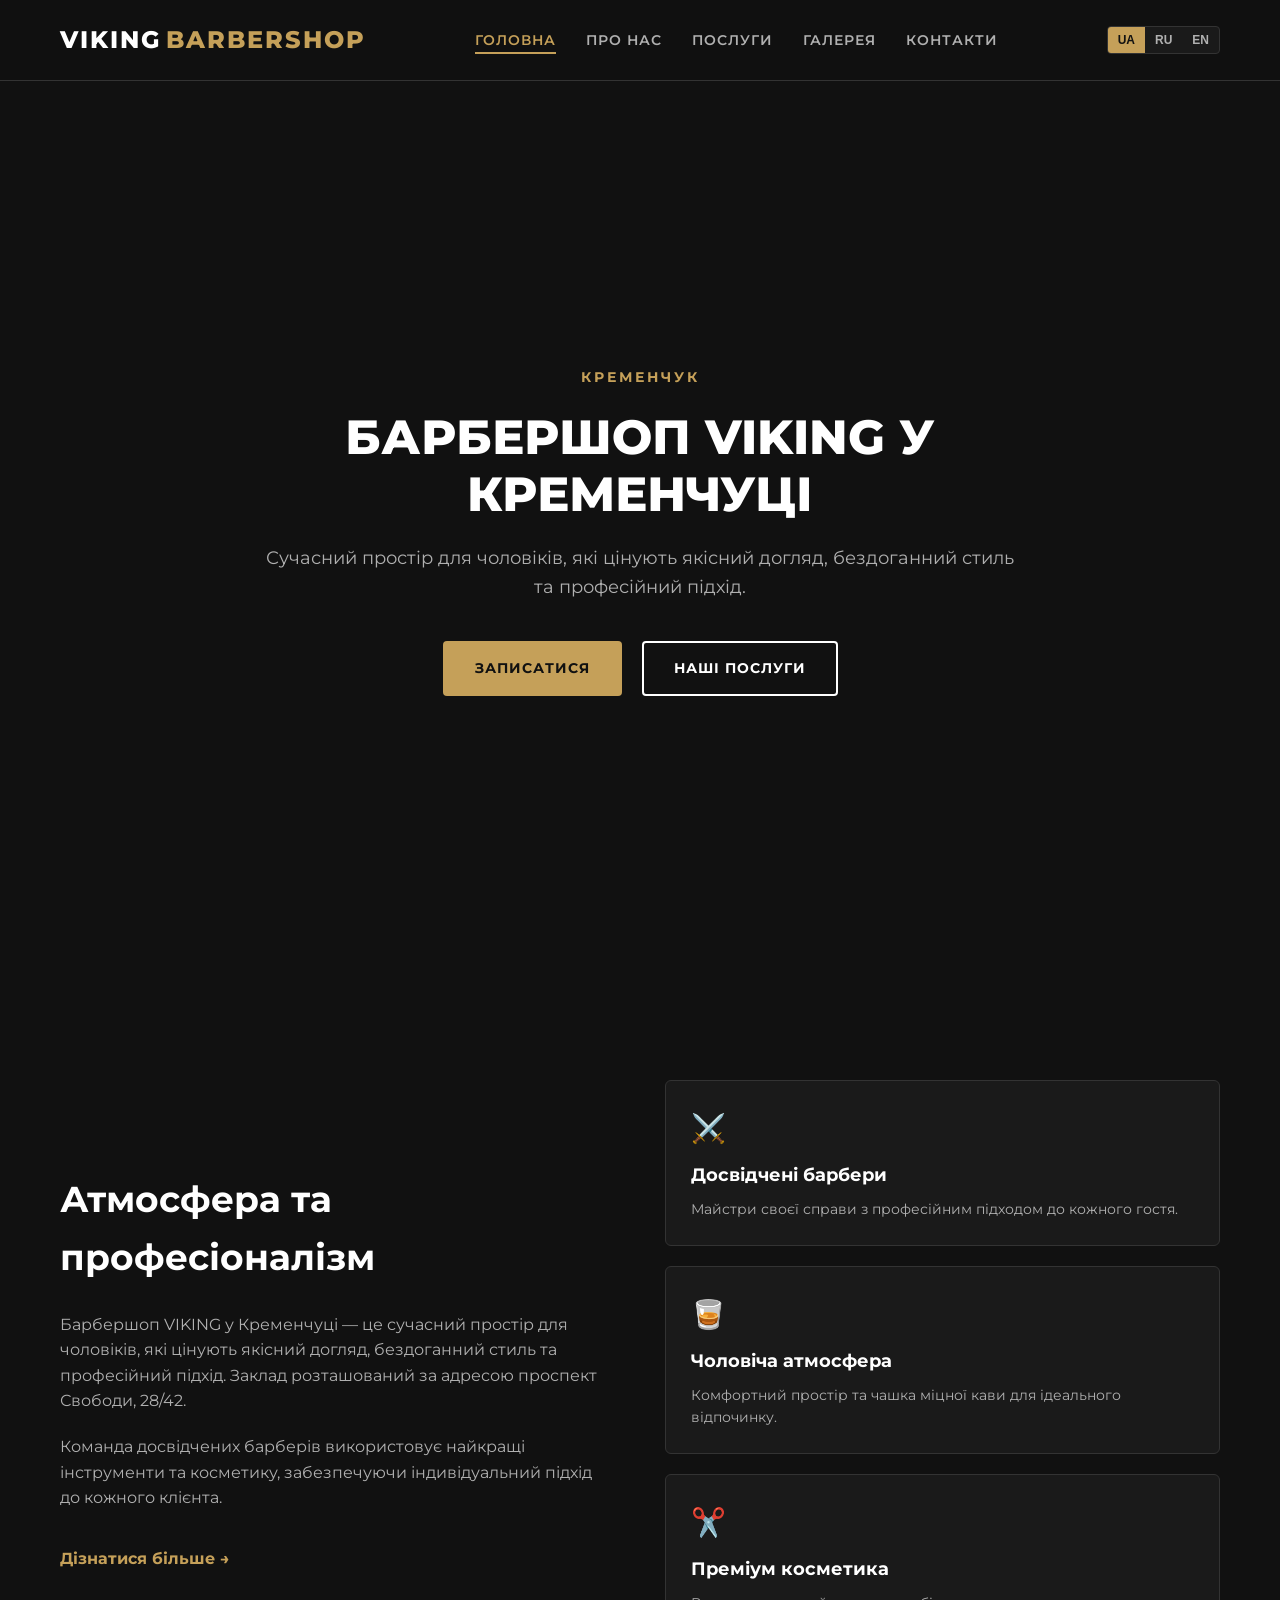
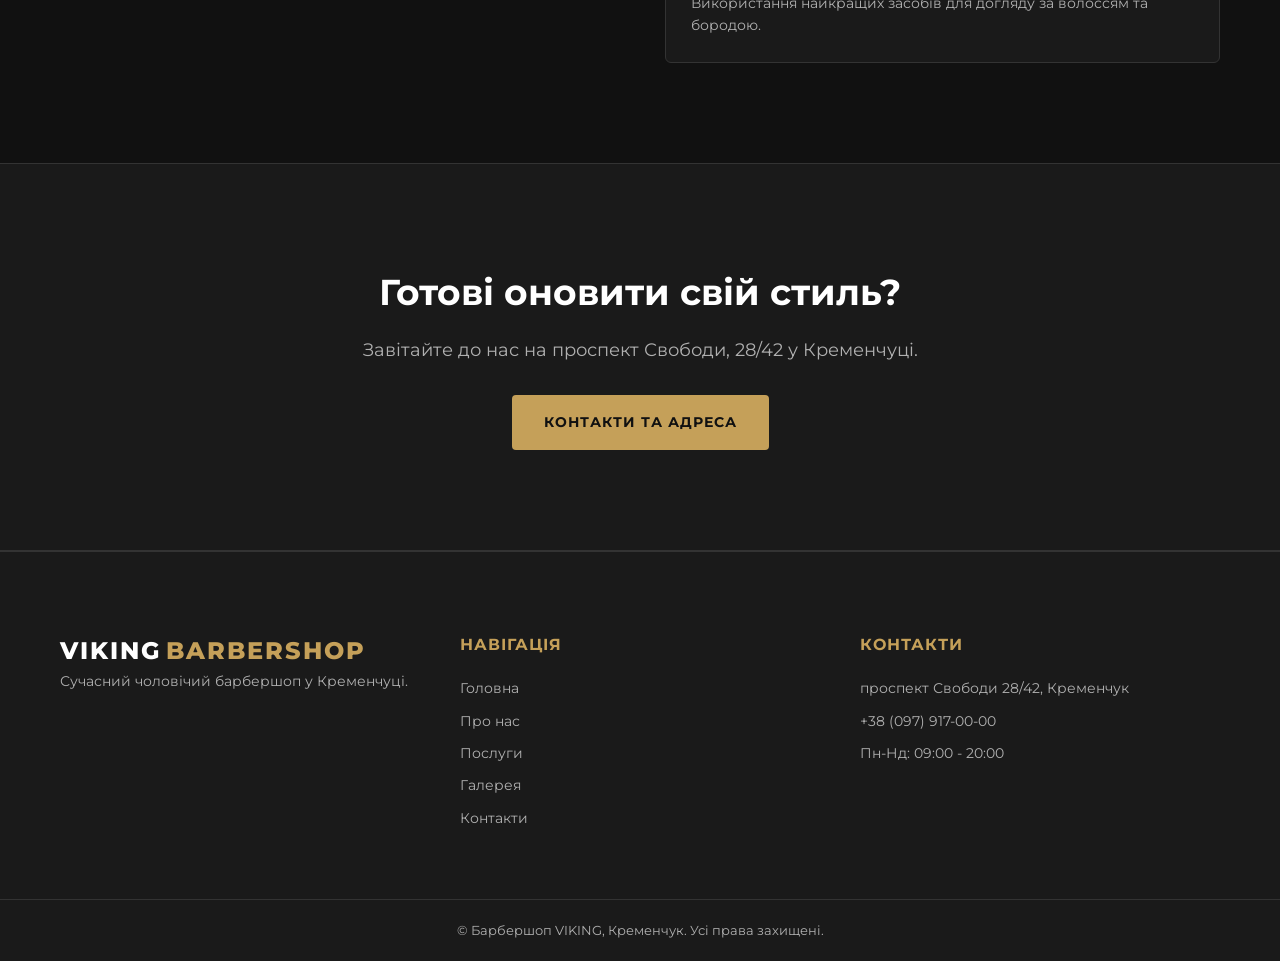
<file: index.html>
<!DOCTYPE html>
<html lang="uk">
<head>
    <meta charset="UTF-8">
    <meta name="viewport" content="width=device-width, initial-scale=1.0">
    <title>Барбершоп VIKING у Кременчуці — Чоловічі стрижки та догляд</title>
    <link rel="preconnect" href="https://fonts.googleapis.com">
    <link rel="preconnect" href="https://fonts.gstatic.com" crossorigin>
    <link href="https://fonts.googleapis.com/css2?family=Montserrat:wght@400;500;600;700;800&display=swap" rel="stylesheet">
    <link rel="stylesheet" href="assets/style.css">
</head>
<body>
    <header class="site-header">
        <div class="container nav-container">
            <a href="index.html" class="logo">VIKING<span>BARBERSHOP</span></a>
            <nav class="main-nav">
                <ul>
                    <li><a href="index.html" class="active" data-i18n="nav_home">Головна</a></li>
                    <li><a href="about.html" data-i18n="nav_about">Про нас</a></li>
                    <li><a href="services.html" data-i18n="nav_services">Послуги</a></li>
                    <li><a href="gallery.html" data-i18n="nav_gallery">Галерея</a></li>
                    <li><a href="contacts.html" data-i18n="nav_contacts">Контакти</a></li>
                </ul>
            </nav>
            <div class="header-actions">
                <div class="lang-switcher">
                    <button class="lang-btn active" data-lang="uk">UA</button>
                    <button class="lang-btn" data-lang="ru">RU</button>
                    <button class="lang-btn" data-lang="en">EN</button>
                </div>
                <button class="mobile-menu-toggle" aria-label="Мобільне меню">
                    <span></span>
                    <span></span>
                    <span></span>
                </button>
            </div>
        </div>
    </header>

    <main>
        <section class="hero">
            <div class="hero-overlay"></div>
            <div class="container hero-content">
                <span class="hero-subtitle" data-i18n="hero_sub">Кременчук</span>
                <h1 data-i18n="hero_title">Барбершоп VIKING у Кременчуці</h1>
                <p data-i18n="hero_desc">Сучасний простір для чоловіків, які цінують якісний догляд, бездоганний стиль та професійний підхід.</p>
                <div class="hero-buttons">
                    <a href="contacts.html" class="btn btn-primary" data-i18n="btn_book">Записатися</a>
                    <a href="services.html" class="btn btn-secondary" data-i18n="btn_services">Наші послуги</a>
                </div>
            </div>
        </section>

        <section class="section about-preview">
            <div class="container">
                <div class="grid-2">
                    <div class="about-text-content">
                        <h2 data-i18n="about_h2">Атмосфера та професіоналізм</h2>
                        <p data-i18n="about_p1">Барбершоп VIKING у Кременчуці — це сучасний простір для чоловіків, які цінують якісний догляд, бездоганний стиль та професійний підхід. Заклад розташований за адресою проспект Свободи, 28/42.</p>
                        <p data-i18n="about_p2">Команда досвідчених барберів використовує найкращі інструменти та косметику, забезпечуючи індивідуальний підхід до кожного клієнта.</p>
                        <a href="about.html" class="read-more-link" data-i18n="read_more">Дізнатися більше &rarr;</a>
                    </div>
                    <div class="about-features">
                        <div class="feature-card">
                            <div class="feature-icon">⚔️</div>
                            <h3 data-i18n="feat_1_title">Досвідчені барбери</h3>
                            <p data-i18n="feat_1_desc">Майстри своєї справи з професійним підходом до кожного гостя.</p>
                        </div>
                        <div class="feature-card">
                            <div class="feature-icon">🥃</div>
                            <h3 data-i18n="feat_2_title">Чоловіча атмосфера</h3>
                            <p data-i18n="feat_2_desc">Комфортний простір та чашка міцної кави для ідеального відпочинку.</p>
                        </div>
                        <div class="feature-card">
                            <div class="feature-icon">✂️</div>
                            <h3 data-i18n="feat_3_title">Преміум косметика</h3>
                            <p data-i18n="feat_3_desc">Використання найкращих засобів для догляду за волоссям та бородою.</p>
                        </div>
                    </div>
                </div>
            </div>
        </section>

        <section class="section cta-section">
            <div class="container text-center">
                <h2 data-i18n="cta_title">Готові оновити свій стиль?</h2>
                <p data-i18n="cta_desc">Завітайте до нас на проспект Свободи, 28/42 у Кременчуці.</p>
                <a href="contacts.html" class="btn btn-primary" data-i18n="btn_contacts">Контакти та адреса</a>
            </div>
        </section>
    </main>

    <footer class="site-footer">
        <div class="container footer-content">
            <div class="footer-col">
                <a href="index.html" class="logo">VIKING<span>BARBERSHOP</span></a>
                <p data-i18n="footer_desc">Сучасний чоловічий барбершоп у Кременчуці.</p>
            </div>
            <div class="footer-col">
                <h4 data-i18n="footer_nav_title">Навігація</h4>
                <ul>
                    <li><a href="index.html" data-i18n="nav_home">Головна</a></li>
                    <li><a href="about.html" data-i18n="nav_about">Про нас</a></li>
                    <li><a href="services.html" data-i18n="nav_services">Послуги</a></li>
                    <li><a href="gallery.html" data-i18n="nav_gallery">Галерея</a></li>
                    <li><a href="contacts.html" data-i18n="nav_contacts">Контакти</a></li>
                </ul>
            </div>
            <div class="footer-col">
                <h4 data-i18n="footer_contacts_title">Контакти</h4>
                <p>проспект Свободи 28/42, Кременчук</p>
                <p>+38 (097) 917-00-00</p>
                <p data-i18n="hours_text">Пн-Нд: 09:00 - 20:00</p>
            </div>
        </div>
        <div class="footer-bottom">
            <div class="container">
                <p>&copy; Барбершоп VIKING, Кременчук. <span data-i18n="rights">Усі права захищені.</span></p>
            </div>
        </div>
    </footer>

    <script src="assets/script.js"></script>
</body>
</html>
</file>
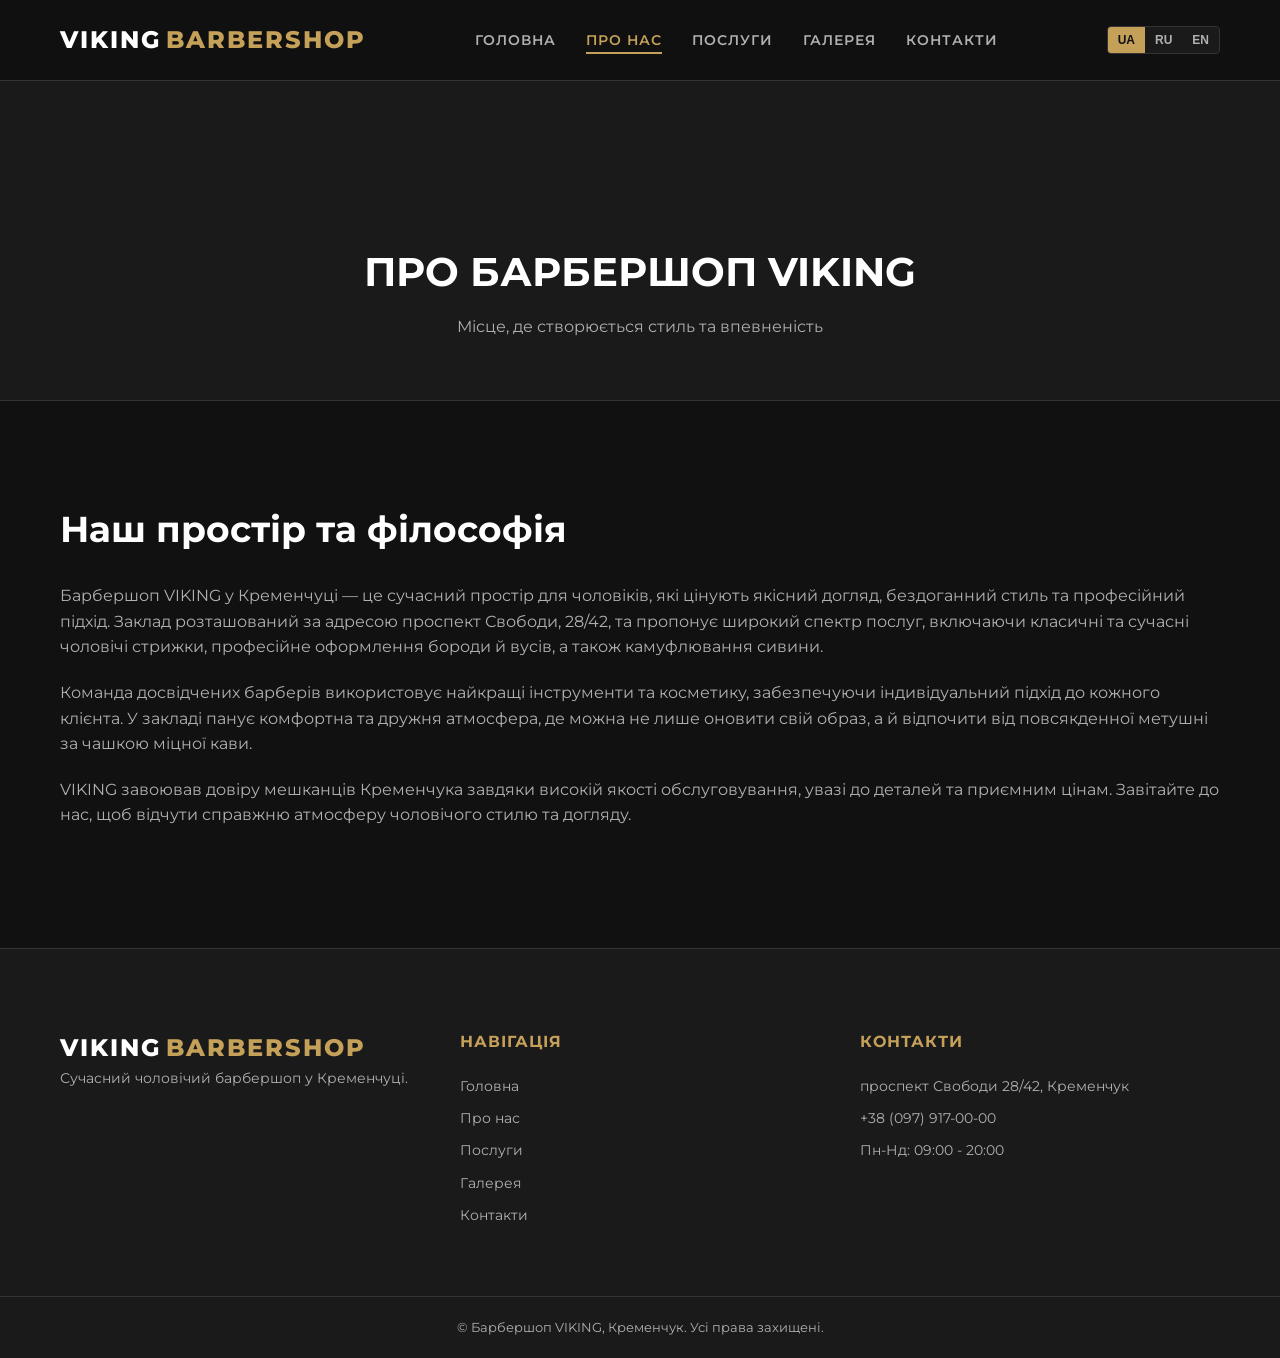
<file: about.html>
<!DOCTYPE html>
<html lang="uk">
<head>
    <meta charset="UTF-8">
    <meta name="viewport" content="width=device-width, initial-scale=1.0">
    <title>Про нас — Барбершоп VIKING Кременчук</title>
    <link rel="preconnect" href="https://fonts.googleapis.com">
    <link rel="preconnect" href="https://fonts.gstatic.com" crossorigin>
    <link href="https://fonts.googleapis.com/css2?family=Montserrat:wght@400;500;600;700;800&display=swap" rel="stylesheet">
    <link rel="stylesheet" href="assets/style.css">
</head>
<body>
    <header class="site-header">
        <div class="container nav-container">
            <a href="index.html" class="logo">VIKING<span>BARBERSHOP</span></a>
            <nav class="main-nav">
                <ul>
                    <li><a href="index.html" data-i18n="nav_home">Головна</a></li>
                    <li><a href="about.html" class="active" data-i18n="nav_about">Про нас</a></li>
                    <li><a href="services.html" data-i18n="nav_services">Послуги</a></li>
                    <li><a href="gallery.html" data-i18n="nav_gallery">Галерея</a></li>
                    <li><a href="contacts.html" data-i18n="nav_contacts">Контакти</a></li>
                </ul>
            </nav>
            <div class="header-actions">
                <div class="lang-switcher">
                    <button class="lang-btn active" data-lang="uk">UA</button>
                    <button class="lang-btn" data-lang="ru">RU</button>
                    <button class="lang-btn" data-lang="en">EN</button>
                </div>
                <button class="mobile-menu-toggle" aria-label="Мобільне меню">
                    <span></span>
                    <span></span>
                    <span></span>
                </button>
            </div>
        </div>
    </header>

    <main>
        <section class="page-header">
            <div class="container">
                <h1 data-i18n="about_page_title">Про барбершоп VIKING</h1>
                <p data-i18n="about_page_subtitle">Місце, де створюється стиль та впевненість</p>
            </div>
        </section>

        <section class="section">
            <div class="container">
                <div class="about-content-block">
                    <h2 data-i18n="about_h2_main">Наш простір та філософія</h2>
                    <p data-i18n="about_text_1">Барбершоп VIKING у Кременчуці — це сучасний простір для чоловіків, які цінують якісний догляд, бездоганний стиль та професійний підхід. Заклад розташований за адресою проспект Свободи, 28/42, та пропонує широкий спектр послуг, включаючи класичні та сучасні чоловічі стрижки, професійне оформлення бороди й вусів, а також камуфлювання сивини.</p>
                    <p data-i18n="about_text_2">Команда досвідчених барберів використовує найкращі інструменти та косметику, забезпечуючи індивідуальний підхід до кожного клієнта. У закладі панує комфортна та дружня атмосфера, де можна не лише оновити свій образ, а й відпочити від повсякденної метушні за чашкою міцної кави.</p>
                    <p data-i18n="about_text_3">VIKING завоював довіру мешканців Кременчука завдяки високій якості обслуговування, увазі до деталей та приємним цінам. Завітайте до нас, щоб відчути справжню атмосферу чоловічого стилю та догляду.</p>
                </div>
            </div>
        </section>
    </main>

    <footer class="site-footer">
        <div class="container footer-content">
            <div class="footer-col">
                <a href="index.html" class="logo">VIKING<span>BARBERSHOP</span></a>
                <p data-i18n="footer_desc">Сучасний чоловічий барбершоп у Кременчуці.</p>
            </div>
            <div class="footer-col">
                <h4 data-i18n="footer_nav_title">Навігація</h4>
                <ul>
                    <li><a href="index.html" data-i18n="nav_home">Головна</a></li>
                    <li><a href="about.html" data-i18n="nav_about">Про нас</a></li>
                    <li><a href="services.html" data-i18n="nav_services">Послуги</a></li>
                    <li><a href="gallery.html" data-i18n="nav_gallery">Галерея</a></li>
                    <li><a href="contacts.html" data-i18n="nav_contacts">Контакти</a></li>
                </ul>
            </div>
            <div class="footer-col">
                <h4 data-i18n="footer_contacts_title">Контакти</h4>
                <p>проспект Свободи 28/42, Кременчук</p>
                <p>+38 (097) 917-00-00</p>
                <p data-i18n="hours_text">Пн-Нд: 09:00 - 20:00</p>
            </div>
        </div>
        <div class="footer-bottom">
            <div class="container">
                <p>&copy; Барбершоп VIKING, Кременчук. <span data-i18n="rights">Усі права захищені.</span></p>
            </div>
        </div>
    </footer>

    <script src="assets/script.js"></script>
</body>
</html>
</file>
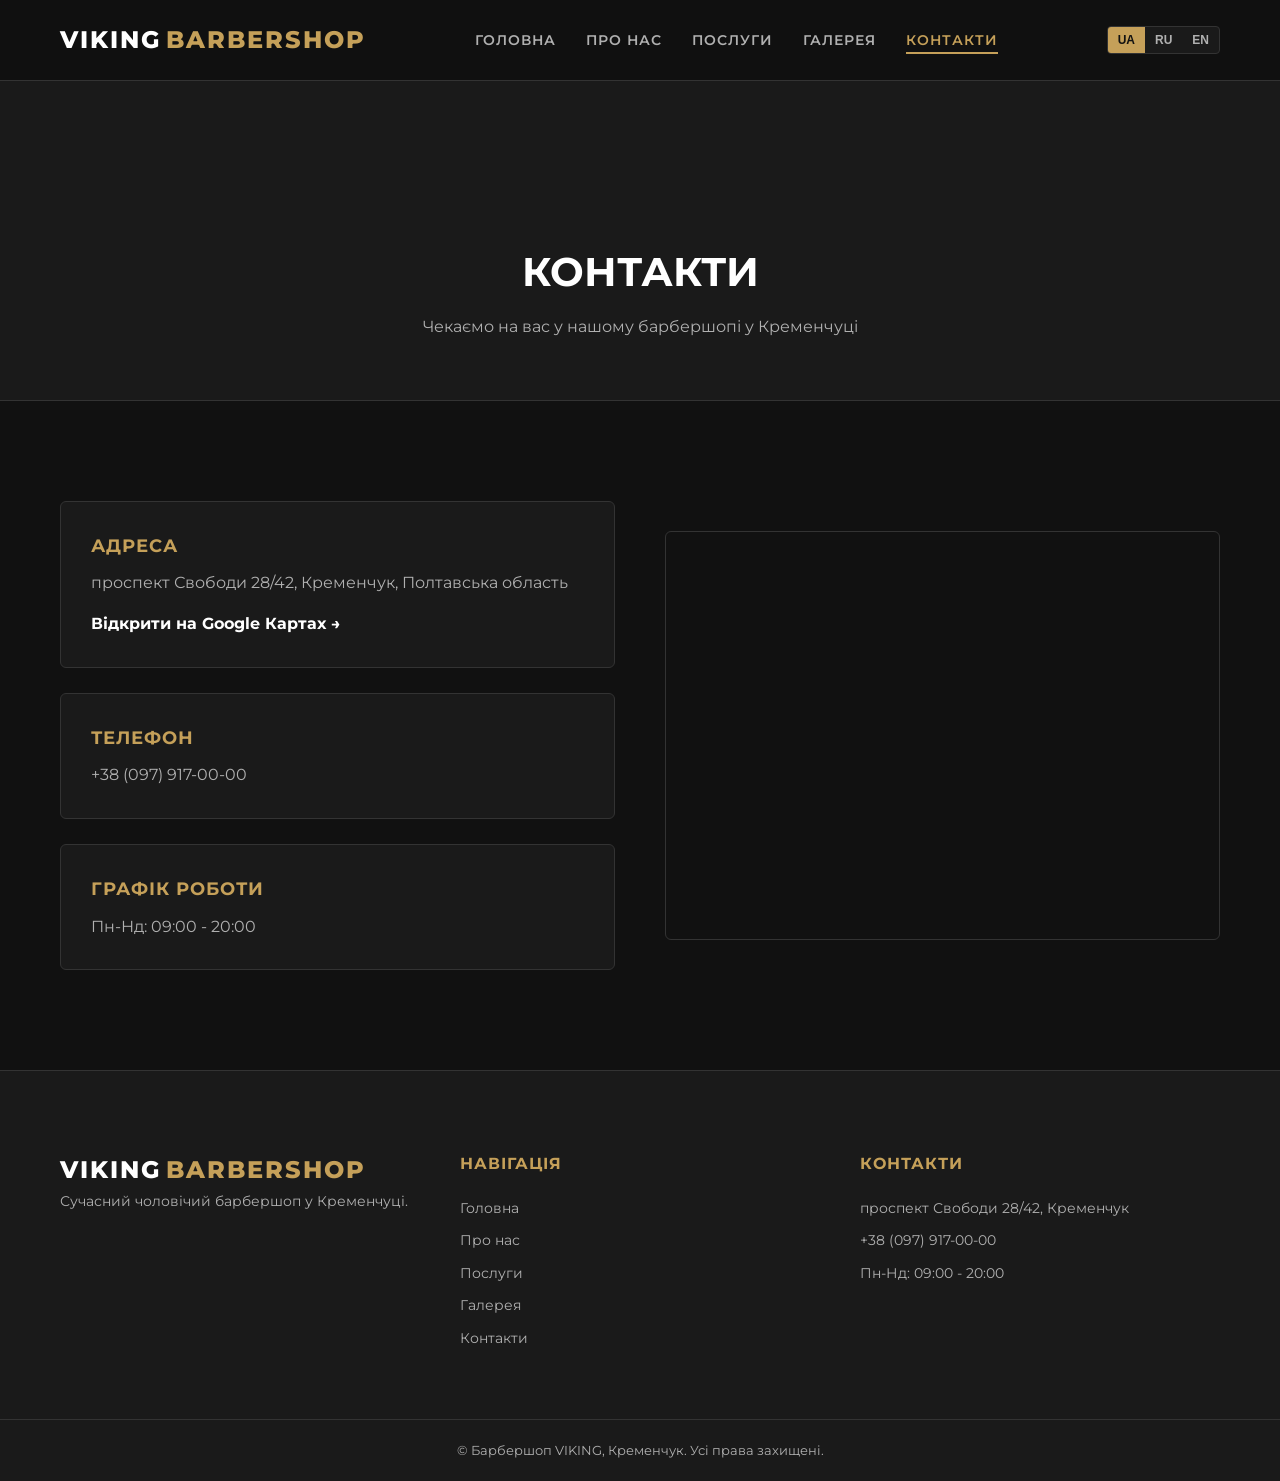
<file: contacts.html>
<!DOCTYPE html>
<html lang="uk">
<head>
    <meta charset="UTF-8">
    <meta name="viewport" content="width=device-width, initial-scale=1.0">
    <title>Контакти — Барбершоп VIKING Кременчук</title>
    <link rel="preconnect" href="https://fonts.googleapis.com">
    <link rel="preconnect" href="https://fonts.gstatic.com" crossorigin>
    <link href="https://fonts.googleapis.com/css2?family=Montserrat:wght@400;500;600;700;800&display=swap" rel="stylesheet">
    <link rel="stylesheet" href="assets/style.css">
</head>
<body>
    <header class="site-header">
        <div class="container nav-container">
            <a href="index.html" class="logo">VIKING<span>BARBERSHOP</span></a>
            <nav class="main-nav">
                <ul>
                    <li><a href="index.html" data-i18n="nav_home">Головна</a></li>
                    <li><a href="about.html" data-i18n="nav_about">Про нас</a></li>
                    <li><a href="services.html" data-i18n="nav_services">Послуги</a></li>
                    <li><a href="gallery.html" data-i18n="nav_gallery">Галерея</a></li>
                    <li><a href="contacts.html" class="active" data-i18n="nav_contacts">Контакти</a></li>
                </ul>
            </nav>
            <div class="header-actions">
                <div class="lang-switcher">
                    <button class="lang-btn active" data-lang="uk">UA</button>
                    <button class="lang-btn" data-lang="ru">RU</button>
                    <button class="lang-btn" data-lang="en">EN</button>
                </div>
                <button class="mobile-menu-toggle" aria-label="Мобільне меню">
                    <span></span>
                    <span></span>
                    <span></span>
                </button>
            </div>
        </div>
    </header>

    <main>
        <section class="page-header">
            <div class="container">
                <h1 data-i18n="cont_page_title">Контакти</h1>
                <p data-i18n="cont_page_subtitle">Чекаємо на вас у нашому барбершопі у Кременчуці</p>
            </div>
        </section>

        <section class="section">
            <div class="container">
                <div class="grid-2">
                    <div class="contact-info">
                        <div class="contact-card">
                            <h3 data-i18n="addr_title">Адреса</h3>
                            <p>проспект Свободи 28/42, Кременчук, Полтавська область</p>
                            <a href="https://maps.google.com/?q=проспект+Свободи+28/42+Кременчук" target="_blank" rel="noopener" class="map-link" data-i18n="open_map">Відкрити на Google Картах &rarr;</a>
                        </div>
                        <div class="contact-card">
                            <h3 data-i18n="phone_title">Телефон</h3>
                            <p><a href="tel:+380979170000">+38 (097) 917-00-00</a></p>
                        </div>
                        <div class="contact-card">
                            <h3 data-i18n="hours_title">Графік роботи</h3>
                            <p data-i18n="hours_text">Пн-Нд: 09:00 - 20:00</p>
                        </div>
                    </div>
                    <div class="contact-map">
                        <div class="map-responsive">
                            <iframe src="https://www.google.com/maps/embed?pb=!1m18!1m12!1m3!1d2603.888764043961!2d33.415!3d49.072!2m3!1f0!2f0!3f0!3m2!1i1024!2i768!4f13.1!3m3!1m2!1s0x0%3A0x0!2zNDnCsDA0JzE5LjIiTiAzM8KwMjUnMDAuMCJF!5e0!3m2!1suk!2sua!4v1620000000000!5m2!1suk!2sua" width="100%" height="400" style="border:0;" allowfullscreen="" loading="lazy"></iframe>
                        </div>
                    </div>
                </div>
            </div>
        </section>
    </main>

    <footer class="site-footer">
        <div class="container footer-content">
            <div class="footer-col">
                <a href="index.html" class="logo">VIKING<span>BARBERSHOP</span></a>
                <p data-i18n="footer_desc">Сучасний чоловічий барбершоп у Кременчуці.</p>
            </div>
            <div class="footer-col">
                <h4 data-i18n="footer_nav_title">Навігація</h4>
                <ul>
                    <li><a href="index.html" data-i18n="nav_home">Головна</a></li>
                    <li><a href="about.html" data-i18n="nav_about">Про нас</a></li>
                    <li><a href="services.html" data-i18n="nav_services">Послуги</a></li>
                    <li><a href="gallery.html" data-i18n="nav_gallery">Галерея</a></li>
                    <li><a href="contacts.html" data-i18n="nav_contacts">Контакти</a></li>
                </ul>
            </div>
            <div class="footer-col">
                <h4 data-i18n="footer_contacts_title">Контакти</h4>
                <p>проспект Свободи 28/42, Кременчук</p>
                <p>+38 (097) 917-00-00</p>
                <p data-i18n="hours_text">Пн-Нд: 09:00 - 20:00</p>
            </div>
        </div>
        <div class="footer-bottom">
            <div class="container">
                <p>&copy; Барбершоп VIKING, Кременчук. <span data-i18n="rights">Усі права захищені.</span></p>
            </div>
        </div>
    </footer>

    <script src="assets/script.js"></script>
</body>
</html>
</file>
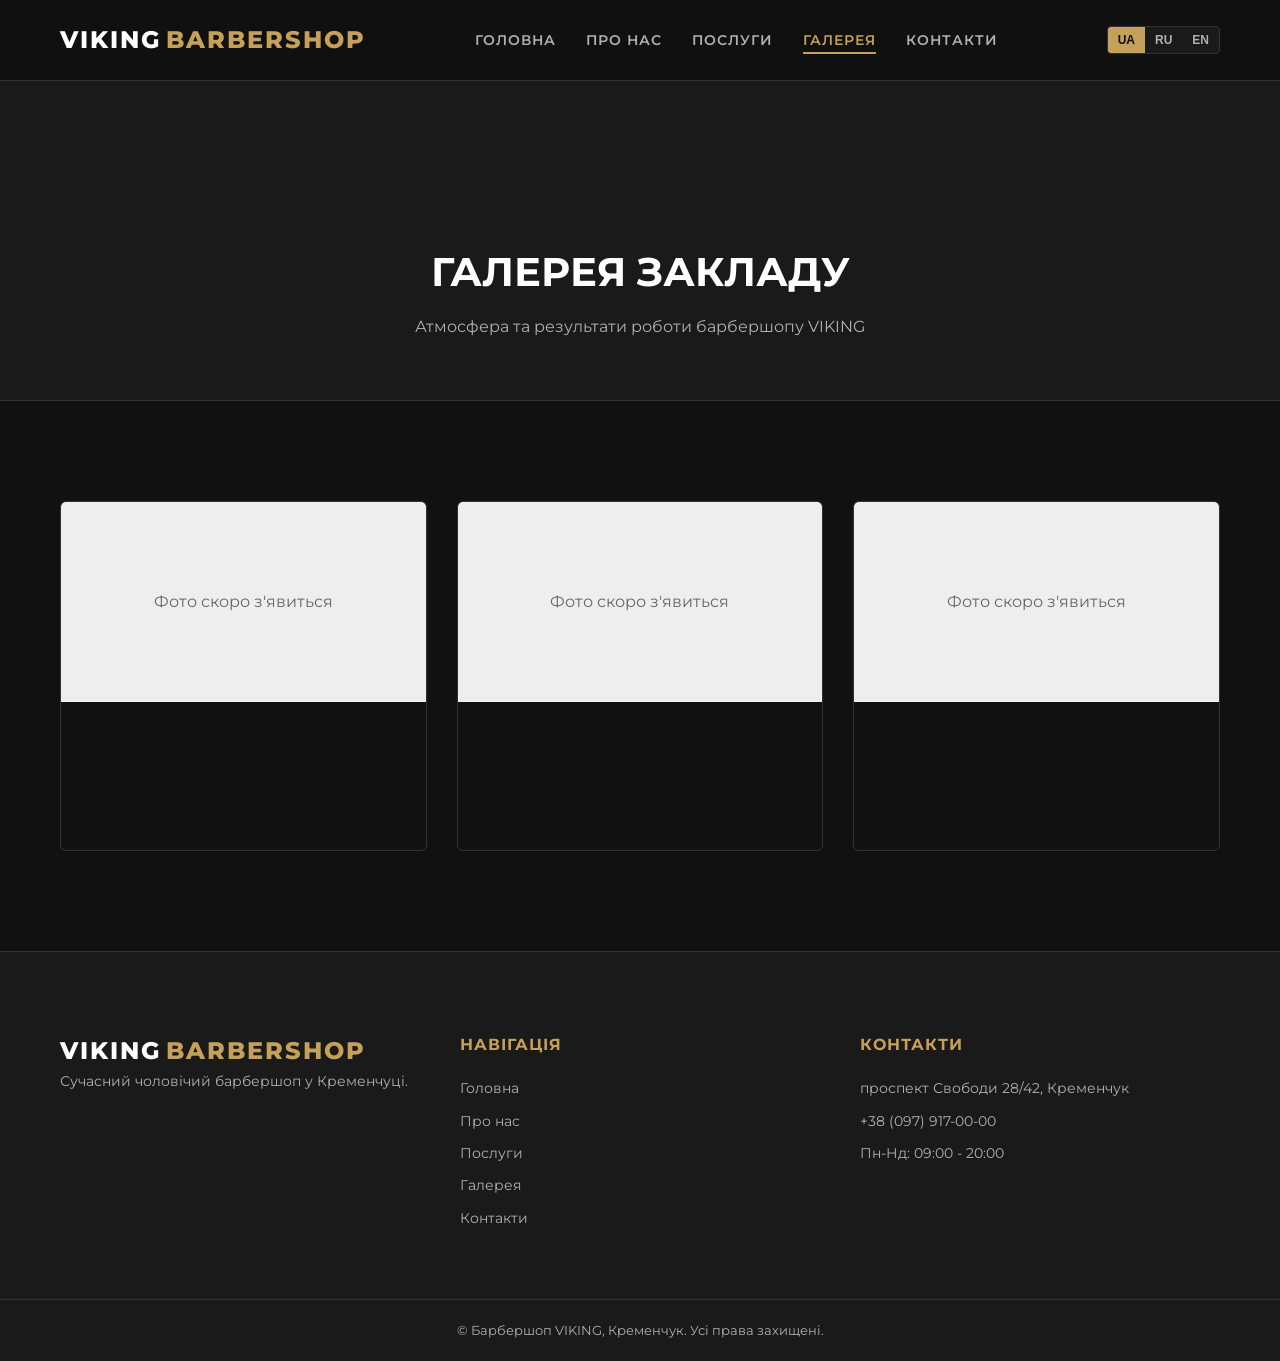
<file: gallery.html>
<!DOCTYPE html>
<html lang="uk">
<head>
    <meta charset="UTF-8">
    <meta name="viewport" content="width=device-width, initial-scale=1.0">
    <title>Галерея — Барбершоп VIKING Кременчук</title>
    <link rel="preconnect" href="https://fonts.googleapis.com">
    <link rel="preconnect" href="https://fonts.gstatic.com" crossorigin>
    <link href="https://fonts.googleapis.com/css2?family=Montserrat:wght@400;500;600;700;800&display=swap" rel="stylesheet">
    <link rel="stylesheet" href="assets/style.css">
</head>
<body>
    <header class="site-header">
        <div class="container nav-container">
            <a href="index.html" class="logo">VIKING<span>BARBERSHOP</span></a>
            <nav class="main-nav">
                <ul>
                    <li><a href="index.html" data-i18n="nav_home">Головна</a></li>
                    <li><a href="about.html" data-i18n="nav_about">Про нас</a></li>
                    <li><a href="services.html" data-i18n="nav_services">Послуги</a></li>
                    <li><a href="gallery.html" class="active" data-i18n="nav_gallery">Галерея</a></li>
                    <li><a href="contacts.html" data-i18n="nav_contacts">Контакти</a></li>
                </ul>
            </nav>
            <div class="header-actions">
                <div class="lang-switcher">
                    <button class="lang-btn active" data-lang="uk">UA</button>
                    <button class="lang-btn" data-lang="ru">RU</button>
                    <button class="lang-btn" data-lang="en">EN</button>
                </div>
                <button class="mobile-menu-toggle" aria-label="Мобільне меню">
                    <span></span>
                    <span></span>
                    <span></span>
                </button>
            </div>
        </div>
    </header>

    <main>
        <section class="page-header">
            <div class="container">
                <h1 data-i18n="gallery_page_title">Галерея закладу</h1>
                <p data-i18n="gallery_page_subtitle">Атмосфера та результати роботи барбершопу VIKING</p>
            </div>
        </section>

        <section class="section">
            <div class="container">
                <div class="gallery-grid">
                    <div class="gallery-item">
                        <div class="image-placeholder" style="background:#eee;display:flex;align-items:center;justify-content:center;min-height:200px;color:#666;">Фото скоро з'явиться</div>
                    </div>
                    <div class="gallery-item">
                        <div class="image-placeholder" style="background:#eee;display:flex;align-items:center;justify-content:center;min-height:200px;color:#666;">Фото скоро з'явиться</div>
                    </div>
                    <div class="gallery-item">
                        <div class="image-placeholder" style="background:#eee;display:flex;align-items:center;justify-content:center;min-height:200px;color:#666;">Фото скоро з'явиться</div>
                    </div>
                </div>
            </div>
        </section>
    </main>

    <footer class="site-footer">
        <div class="container footer-content">
            <div class="footer-col">
                <a href="index.html" class="logo">VIKING<span>BARBERSHOP</span></a>
                <p data-i18n="footer_desc">Сучасний чоловічий барбершоп у Кременчуці.</p>
            </div>
            <div class="footer-col">
                <h4 data-i18n="footer_nav_title">Навігація</h4>
                <ul>
                    <li><a href="index.html" data-i18n="nav_home">Головна</a></li>
                    <li><a href="about.html" data-i18n="nav_about">Про нас</a></li>
                    <li><a href="services.html" data-i18n="nav_services">Послуги</a></li>
                    <li><a href="gallery.html" data-i18n="nav_gallery">Галерея</a></li>
                    <li><a href="contacts.html" data-i18n="nav_contacts">Контакти</a></li>
                </ul>
            </div>
            <div class="footer-col">
                <h4 data-i18n="footer_contacts_title">Контакти</h4>
                <p>проспект Свободи 28/42, Кременчук</p>
                <p>+38 (097) 917-00-00</p>
                <p data-i18n="hours_text">Пн-Нд: 09:00 - 20:00</p>
            </div>
        </div>
        <div class="footer-bottom">
            <div class="container">
                <p>&copy; Барбершоп VIKING, Кременчук. <span data-i18n="rights">Усі права захищені.</span></p>
            </div>
        </div>
    </footer>

    <script src="assets/script.js"></script>
</body>
</html>
</file>
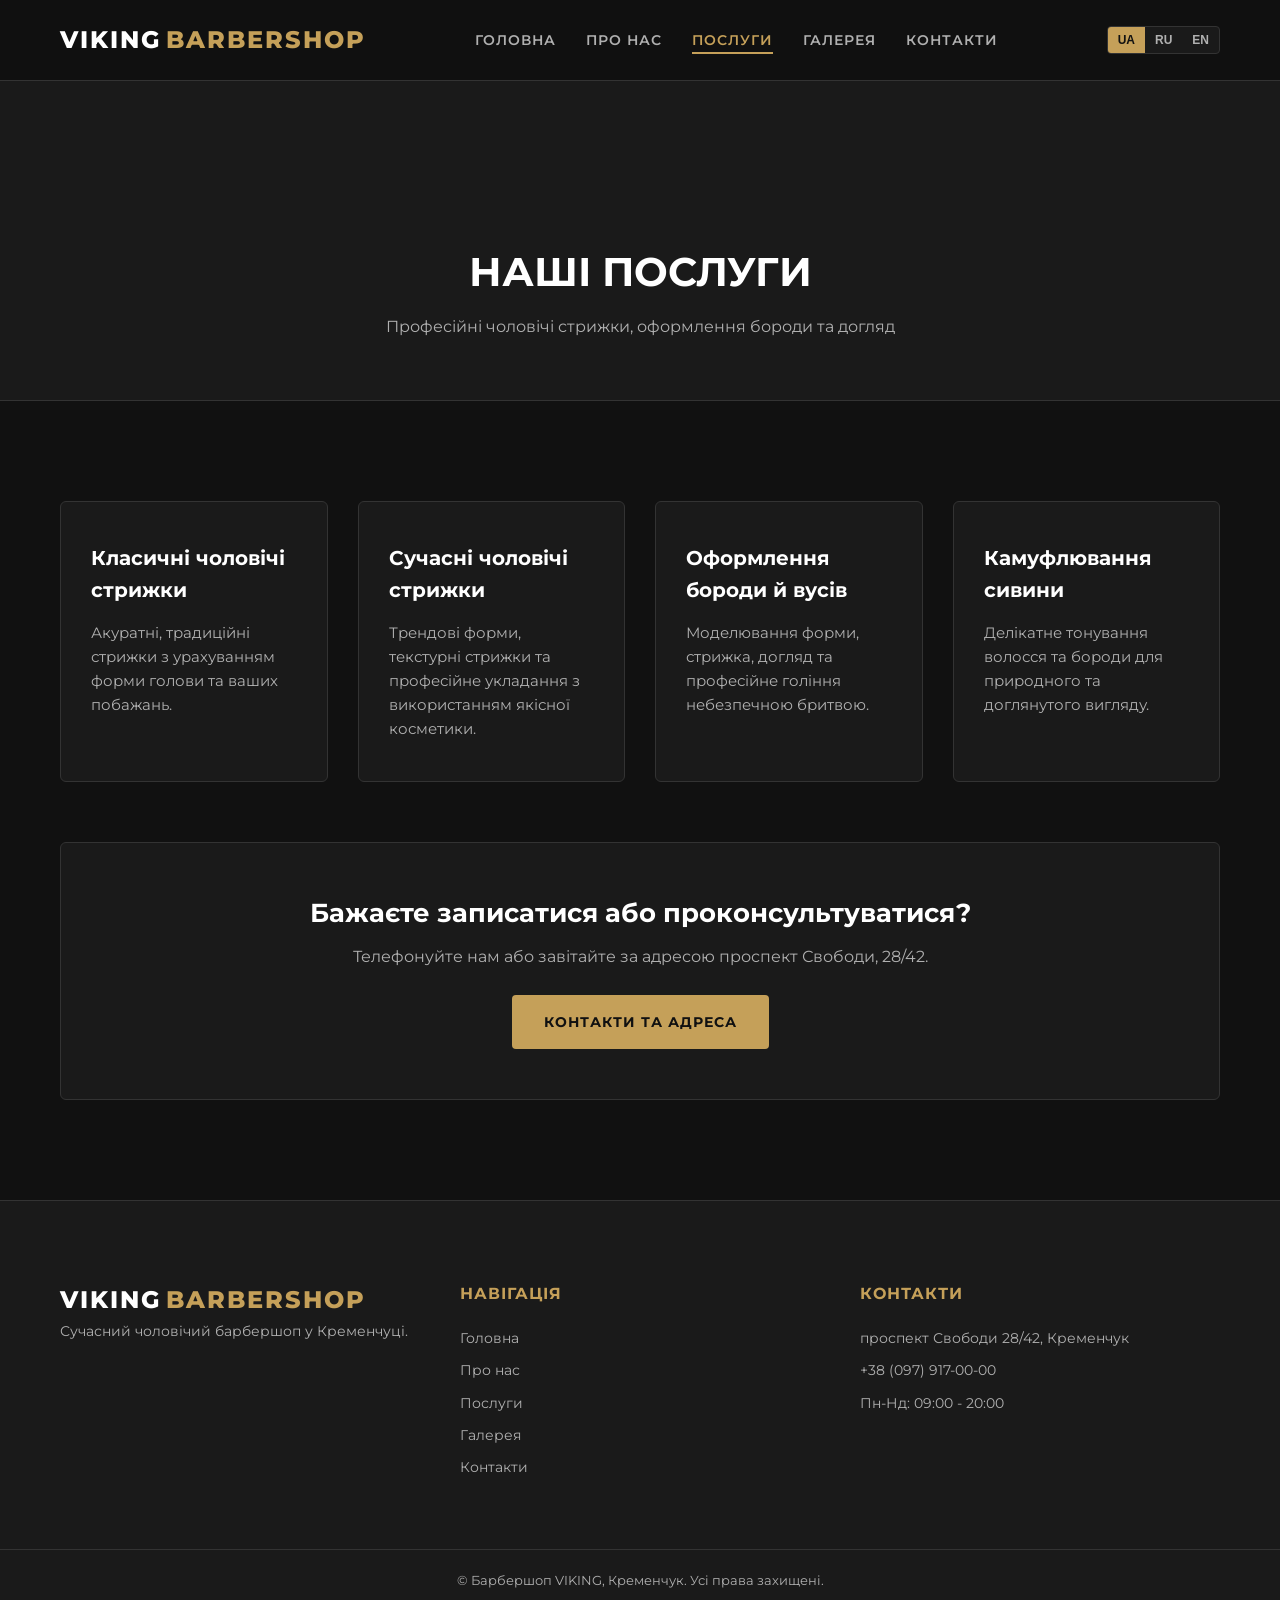
<file: services.html>
<!DOCTYPE html>
<html lang="uk">
<head>
    <meta charset="UTF-8">
    <meta name="viewport" content="width=device-width, initial-scale=1.0">
    <title>Послуги — Барбершоп VIKING Кременчук</title>
    <link rel="preconnect" href="https://fonts.googleapis.com">
    <link rel="preconnect" href="https://fonts.gstatic.com" crossorigin>
    <link href="https://fonts.googleapis.com/css2?family=Montserrat:wght@400;500;600;700;800&display=swap" rel="stylesheet">
    <link rel="stylesheet" href="assets/style.css">
</head>
<body>
    <header class="site-header">
        <div class="container nav-container">
            <a href="index.html" class="logo">VIKING<span>BARBERSHOP</span></a>
            <nav class="main-nav">
                <ul>
                    <li><a href="index.html" data-i18n="nav_home">Головна</a></li>
                    <li><a href="about.html" data-i18n="nav_about">Про нас</a></li>
                    <li><a href="services.html" class="active" data-i18n="nav_services">Послуги</a></li>
                    <li><a href="gallery.html" data-i18n="nav_gallery">Галерея</a></li>
                    <li><a href="contacts.html" data-i18n="nav_contacts">Контакти</a></li>
                </ul>
            </nav>
            <div class="header-actions">
                <div class="lang-switcher">
                    <button class="lang-btn active" data-lang="uk">UA</button>
                    <button class="lang-btn" data-lang="ru">RU</button>
                    <button class="lang-btn" data-lang="en">EN</button>
                </div>
                <button class="mobile-menu-toggle" aria-label="Мобільне меню">
                    <span></span>
                    <span></span>
                    <span></span>
                </button>
            </div>
        </div>
    </header>

    <main>
        <section class="page-header">
            <div class="container">
                <h1 data-i18n="serv_page_title">Наші послуги</h1>
                <p data-i18n="serv_page_subtitle">Професійні чоловічі стрижки, оформлення бороди та догляд</p>
            </div>
        </section>

        <section class="section">
            <div class="container">
                <div class="services-grid">
                    <div class="service-card">
                        <h3 data-i18n="srv_1_title">Класичні чоловічі стрижки</h3>
                        <p data-i18n="srv_1_desc">Акуратні, традиційні стрижки з урахуванням форми голови та ваших побажань.</p>
                    </div>
                    <div class="service-card">
                        <h3 data-i18n="srv_2_title">Сучасні чоловічі стрижки</h3>
                        <p data-i18n="srv_2_desc">Трендові форми, текстурні стрижки та професійне укладання з використанням якісної косметики.</p>
                    </div>
                    <div class="service-card">
                        <h3 data-i18n="srv_3_title">Оформлення бороди й вусів</h3>
                        <p data-i18n="srv_3_desc">Моделювання форми, стрижка, догляд та професійне гоління небезпечною бритвою.</p>
                    </div>
                    <div class="service-card">
                        <h3 data-i18n="srv_4_title">Камуфлювання сивини</h3>
                        <p data-i18n="srv_4_desc">Делікатне тонування волосся та бороди для природного та доглянутого вигляду.</p>
                    </div>
                </div>

                <div class="services-cta text-center">
                    <h3 data-i18n="serv_cta_title">Бажаєте записатися або проконсультуватися?</h3>
                    <p data-i18n="serv_cta_desc">Телефонуйте нам або завітайте за адресою проспект Свободи, 28/42.</p>
                    <a href="contacts.html" class="btn btn-primary" data-i18n="btn_contacts">Зв'язатися з нами</a>
                </div>
            </div>
        </section>
    </main>

    <footer class="site-footer">
        <div class="container footer-content">
            <div class="footer-col">
                <a href="index.html" class="logo">VIKING<span>BARBERSHOP</span></a>
                <p data-i18n="footer_desc">Сучасний чоловічий барбершоп у Кременчуці.</p>
            </div>
            <div class="footer-col">
                <h4 data-i18n="footer_nav_title">Навігація</h4>
                <ul>
                    <li><a href="index.html" data-i18n="nav_home">Головна</a></li>
                    <li><a href="about.html" data-i18n="nav_about">Про нас</a></li>
                    <li><a href="services.html" data-i18n="nav_services">Послуги</a></li>
                    <li><a href="gallery.html" data-i18n="nav_gallery">Галерея</a></li>
                    <li><a href="contacts.html" data-i18n="nav_contacts">Контакти</a></li>
                </ul>
            </div>
            <div class="footer-col">
                <h4 data-i18n="footer_contacts_title">Контакти</h4>
                <p>проспект Свободи 28/42, Кременчук</p>
                <p>+38 (097) 917-00-00</p>
                <p data-i18n="hours_text">Пн-Нд: 09:00 - 20:00</p>
            </div>
        </div>
        <div class="footer-bottom">
            <div class="container">
                <p>&copy; Барбершоп VIKING, Кременчук. <span data-i18n="rights">Усі права захищені.</span></p>
            </div>
        </div>
    </footer>

    <script src="assets/script.js"></script>
</body>
</html>
</file>
<file: assets/style.css>
:root {
    --bg-primary: #111111;
    --bg-secondary: #1a1a1a;
    --bg-card: #222222;
    --accent: #C5A059;
    --accent-hover: #d4af67;
    --text-primary: #ffffff;
    --text-secondary: #b0b0b0;
    --border-color: #333333;
    --transition: all 0.3s ease;
}

* {
    box-sizing: border-box;
    margin: 0;
    padding: 0;
}

body {
    font-family: 'Montserrat', sans-serif;
    background-color: var(--bg-primary);
    color: var(--text-primary);
    line-height: 1.6;
    overflow-x: hidden;
}

a {
    text-decoration: none;
    color: inherit;
    transition: var(--transition);
}

ul {
    list-style: none;
}

img {
    max-width: 100%;
    height: auto;
    display: block;
    object-fit: cover;
}

.container {
    max-width: 1200px;
    margin: 0 auto;
    padding: 0 20px;
}

/* Header & Nav */
.site-header {
    background-color: rgba(17, 17, 17, 0.95);
    position: fixed;
    top: 0;
    left: 0;
    width: 100%;
    z-index: 1000;
    border-bottom: 1px solid var(--border-color);
    backdrop-filter: blur(10px);
}

.nav-container {
    display: flex;
    justify-content: space-between;
    align-items: center;
    height: 80px;
}

.logo {
    font-size: 24px;
    font-weight: 800;
    letter-spacing: 2px;
    color: var(--text-primary);
}

.logo span {
    color: var(--accent);
    margin-left: 5px;
}

.main-nav ul {
    display: flex;
    gap: 30px;
}

.main-nav a {
    font-size: 14px;
    font-weight: 600;
    text-transform: uppercase;
    letter-spacing: 1px;
    color: var(--text-secondary);
    padding: 5px 0;
    position: relative;
}

.main-nav a:hover,
.main-nav a.active {
    color: var(--accent);
}

.main-nav a::after {
    content: '';
    position: absolute;
    bottom: 0;
    left: 0;
    width: 0;
    height: 2px;
    background-color: var(--accent);
    transition: var(--transition);
}

.main-nav a:hover::after,
.main-nav a.active::after {
    width: 100%;
}

.header-actions {
    display: flex;
    align-items: center;
    gap: 20px;
}

.lang-switcher {
    display: flex;
    background: var(--bg-secondary);
    border: 1px solid var(--border-color);
    border-radius: 4px;
    overflow: hidden;
}

.lang-btn {
    background: transparent;
    border: none;
    color: var(--text-secondary);
    font-size: 12px;
    font-weight: 700;
    padding: 6px 10px;
    cursor: pointer;
    transition: var(--transition);
}

.lang-btn.active,
.lang-btn:hover {
    background: var(--accent);
    color: var(--bg-primary);
}

.mobile-menu-toggle {
    display: none;
    background: none;
    border: none;
    cursor: pointer;
    flex-direction: column;
    gap: 6px;
}

.mobile-menu-toggle span {
    display: block;
    width: 28px;
    height: 2px;
    background-color: var(--text-primary);
    transition: var(--transition);
}

/* Hero */
.hero {
    position: relative;
    height: 100vh;
    min-height: 600px;
    background: url('https://barberukraine.com.ua/wp-content/uploads/2021/05/viking-kremenchuk-1.jpg') no-repeat center center;
    background-size: cover;
    display: flex;
    align-items: center;
    text-align: center;
    margin-top: 80px;
}

.hero-overlay {
    position: absolute;
    top: 0;
    left: 0;
    width: 100%;
    height: 100%;
    background: linear-gradient(180deg, rgba(17,17,17,0.7) 0%, rgba(17,17,17,0.9) 100%);
}

.hero-content {
    position: relative;
    z-index: 2;
    max-width: 800px;
    margin: 0 auto;
}

.hero-subtitle {
    display: inline-block;
    font-size: 14px;
    font-weight: 700;
    text-transform: uppercase;
    letter-spacing: 3px;
    color: var(--accent);
    margin-bottom: 20px;
}

.hero h1 {
    font-size: 48px;
    font-weight: 800;
    line-height: 1.2;
    margin-bottom: 20px;
    text-transform: uppercase;
}

.hero p {
    font-size: 18px;
    color: var(--text-secondary);
    margin-bottom: 40px;
}

.hero-buttons {
    display: flex;
    justify-content: center;
    gap: 20px;
}

/* Buttons */
.btn {
    display: inline-block;
    font-size: 14px;
    font-weight: 700;
    text-transform: uppercase;
    letter-spacing: 1px;
    padding: 14px 30px;
    border-radius: 4px;
    cursor: pointer;
    transition: var(--transition);
    border: 2px solid transparent;
}

.btn-primary {
    background-color: var(--accent);
    color: var(--bg-primary);
}

.btn-primary:hover {
    background-color: var(--accent-hover);
}

.btn-secondary {
    background-color: transparent;
    border-color: var(--text-primary);
    color: var(--text-primary);
}

.btn-secondary:hover {
    border-color: var(--accent);
    color: var(--accent);
}

/* Sections */
.section {
    padding: 100px 0;
}

.grid-2 {
    display: grid;
    grid-template-columns: 1fr 1fr;
    gap: 50px;
    align-items: center;
}

.text-center {
    text-align: center;
}

/* About Preview & Page */
.about-text-content h2,
.about-content-block h2 {
    font-size: 36px;
    font-weight: 700;
    margin-bottom: 25px;
}

.about-text-content p,
.about-content-block p {
    color: var(--text-secondary);
    margin-bottom: 20px;
    font-size: 16px;
}

.read-more-link {
    display: inline-block;
    color: var(--accent);
    font-weight: 700;
    margin-top: 15px;
}

.read-more-link:hover {
    color: var(--text-primary);
}

.about-features {
    display: flex;
    flex-direction: column;
    gap: 20px;
}

.feature-card {
    background: var(--bg-secondary);
    border: 1px solid var(--border-color);
    padding: 25px;
    border-radius: 6px;
}

.feature-icon {
    font-size: 28px;
    margin-bottom: 10px;
}

.feature-card h3 {
    font-size: 18px;
    margin-bottom: 8px;
}

.feature-card p {
    color: var(--text-secondary);
    font-size: 14px;
    margin: 0;
}

/* CTA Section */
.cta-section {
    background-color: var(--bg-secondary);
    border-top: 1px solid var(--border-color);
    border-bottom: 1px solid var(--border-color);
}

.cta-section h2 {
    font-size: 36px;
    margin-bottom: 15px;
}

.cta-section p {
    color: var(--text-secondary);
    font-size: 18px;
    margin-bottom: 30px;
}

/* Page Header */
.page-header {
    padding: 160px 0 60px;
    background-color: var(--bg-secondary);
    border-bottom: 1px solid var(--border-color);
    text-align: center;
    margin-top: 80px;
}

.page-header h1 {
    font-size: 40px;
    margin-bottom: 10px;
    text-transform: uppercase;
}

.page-header p {
    color: var(--text-secondary);
    font-size: 16px;
}

/* Services Grid */
.services-grid {
    display: grid;
    grid-template-columns: repeat(auto-fit, minmax(260px, 1fr));
    gap: 30px;
    margin-bottom: 60px;
}

.service-card {
    background: var(--bg-secondary);
    border: 1px solid var(--border-color);
    padding: 40px 30px;
    border-radius: 6px;
    transition: var(--transition);
}

.service-card:hover {
    border-color: var(--accent);
    transform: translateY(-5px);
}

.service-card h3 {
    font-size: 20px;
    margin-bottom: 15px;
    color: var(--text-primary);
}

.service-card p {
    color: var(--text-secondary);
    font-size: 15px;
}

.services-cta {
    background: var(--bg-secondary);
    border: 1px solid var(--border-color);
    padding: 50px;
    border-radius: 6px;
}

.services-cta h3 {
    font-size: 26px;
    margin-bottom: 10px;
}

.services-cta p {
    color: var(--text-secondary);
    margin-bottom: 25px;
}

/* Gallery */
.gallery-grid {
    display: grid;
    grid-template-columns: repeat(auto-fit, minmax(350px, 1fr));
    gap: 30px;
}

.gallery-item {
    border-radius: 6px;
    overflow: hidden;
    border: 1px solid var(--border-color);
    height: 350px;
}

.gallery-item img {
    width: 100%;
    height: 100%;
    object-fit: cover;
    transition: var(--transition);
}

.gallery-item img:hover {
    transform: scale(1.03);
}

/* Contacts */
.contact-info {
    display: flex;
    flex-direction: column;
    gap: 25px;
}

.contact-card {
    background: var(--bg-secondary);
    border: 1px solid var(--border-color);
    padding: 30px;
    border-radius: 6px;
}

.contact-card h3 {
    font-size: 18px;
    color: var(--accent);
    margin-bottom: 10px;
    text-transform: uppercase;
    letter-spacing: 1px;
}

.contact-card p {
    color: var(--text-secondary);
    font-size: 16px;
}

.map-link {
    display: inline-block;
    color: var(--text-primary);
    font-weight: 700;
    margin-top: 15px;
}

.map-link:hover {
    color: var(--accent);
}

.contact-map {
    border-radius: 6px;
    overflow: hidden;
    border: 1px solid var(--border-color);
}

.map-responsive {
    position: relative;
    height: 100%;
    min-height: 400px;
}

/* Footer */
.site-footer {
    background-color: var(--bg-secondary);
    border-top: 1px solid var(--border-color);
    padding: 80px 0 0;
}

.footer-content {
    display: grid;
    grid-template-columns: repeat(auto-fit, minmax(250px, 1fr));
    gap: 40px;
    margin-bottom: 60px;
}

.footer-col h4 {
    font-size: 16px;
    text-transform: uppercase;
    letter-spacing: 1px;
    margin-bottom: 20px;
    color: var(--accent);
}

.footer-col p,
.footer-col li {
    color: var(--text-secondary);
    font-size: 14px;
    margin-bottom: 10px;
}

.footer-col ul li a:hover {
    color: var(--accent);
}

.footer-bottom {
    border-top: 1px solid var(--border-color);
    padding: 20px 0;
    text-align: center;
    color: var(--text-secondary);
    font-size: 13px;
}

/* Responsive Design */
@media (max-width: 992px) {
    .grid-2 {
        grid-template-columns: 1fr;
        gap: 40px;
    }
    .hero h1 {
        font-size: 38px;
    }
}

@media (max-width: 768px) {
    .main-nav {
        position: fixed;
        top: 80px;
        left: -100%;
        width: 100%;
        height: calc(100vh - 80px);
        background-color: var(--bg-primary);
        border-top: 1px solid var(--border-color);
        transition: var(--transition);
        display: flex;
        justify-content: center;
        align-items: center;
    }

    .main-nav.open {
        left: 0;
    }

    .main-nav ul {
        flex-direction: column;
        align-items: center;
        gap: 25px;
    }

    .main-nav a {
        font-size: 18px;
    }

    .mobile-menu-toggle {
        display: flex;
    }

    .hero h1 {
        font-size: 32px;
    }

    .hero p {
        font-size: 16px;
    }

    .hero-buttons {
        flex-direction: column;
        gap: 15px;
    }

    .section {
        padding: 60px 0;
    }
}
</file>
